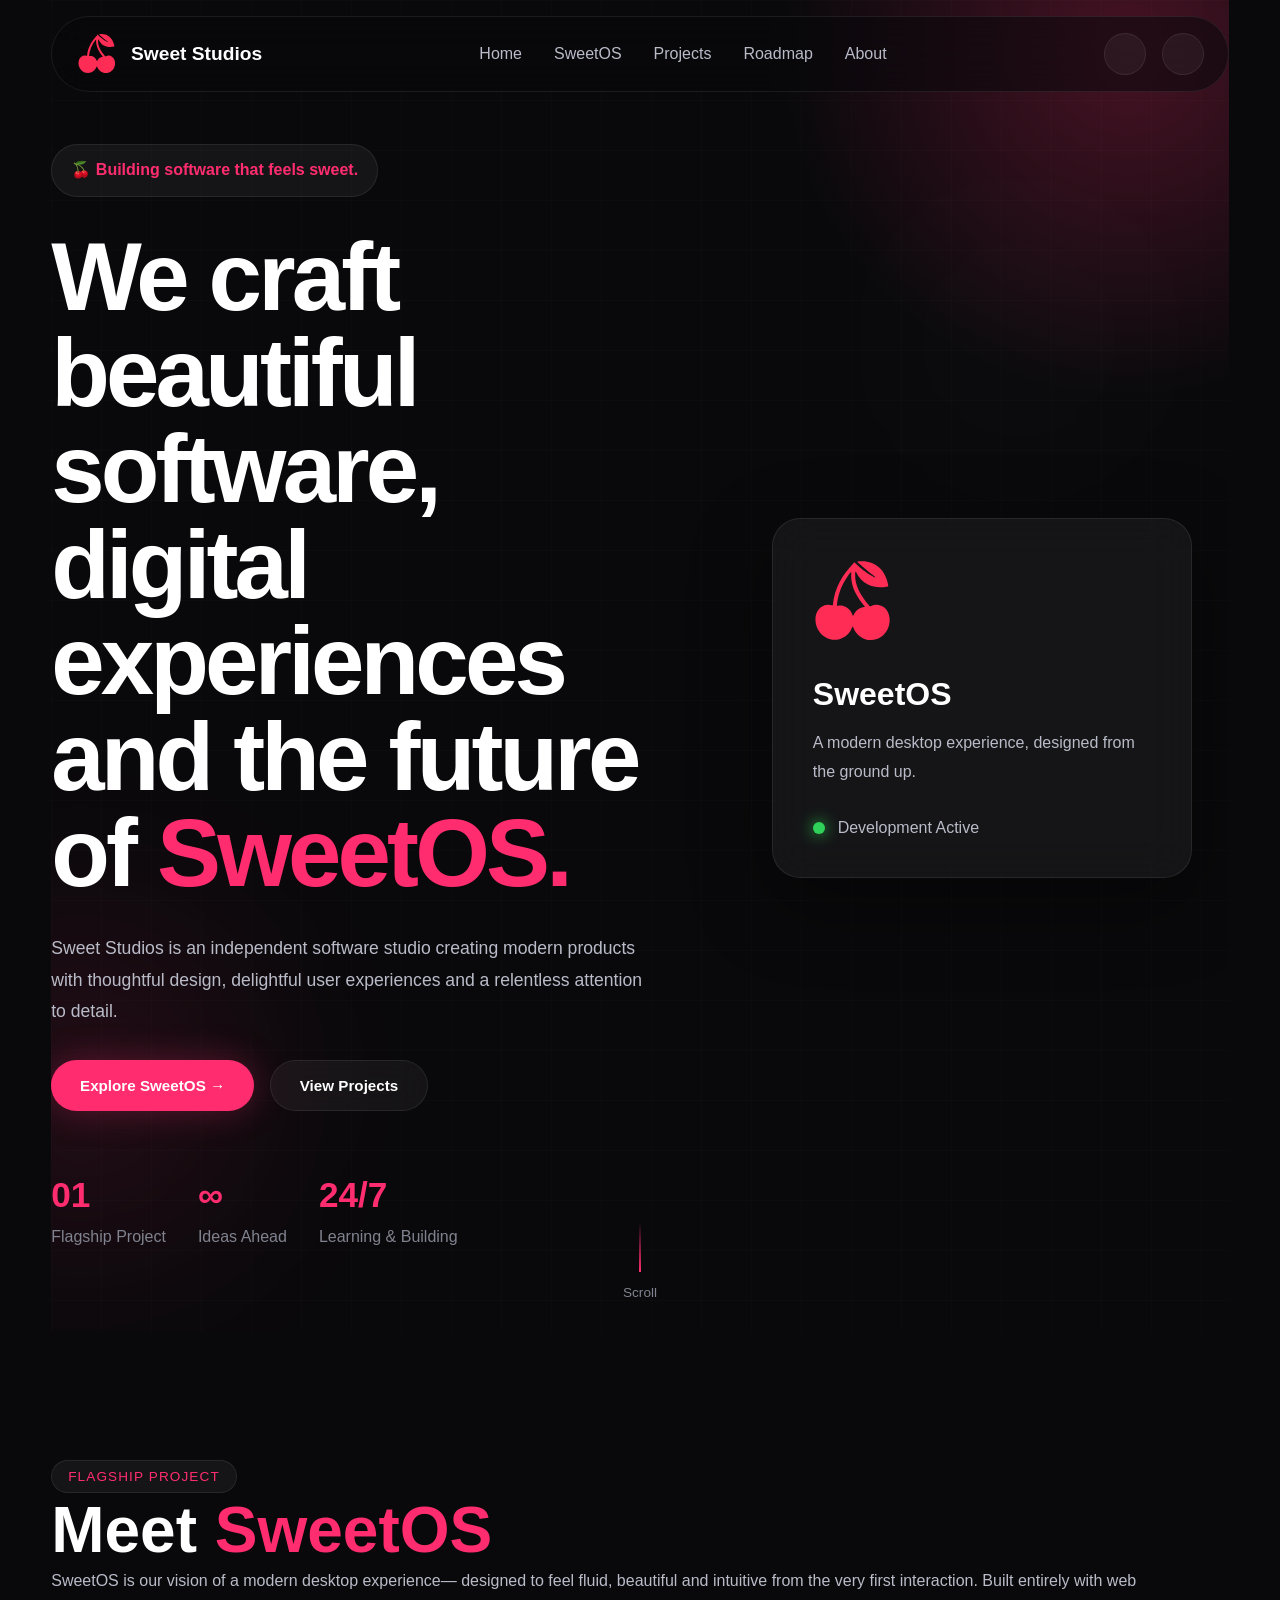
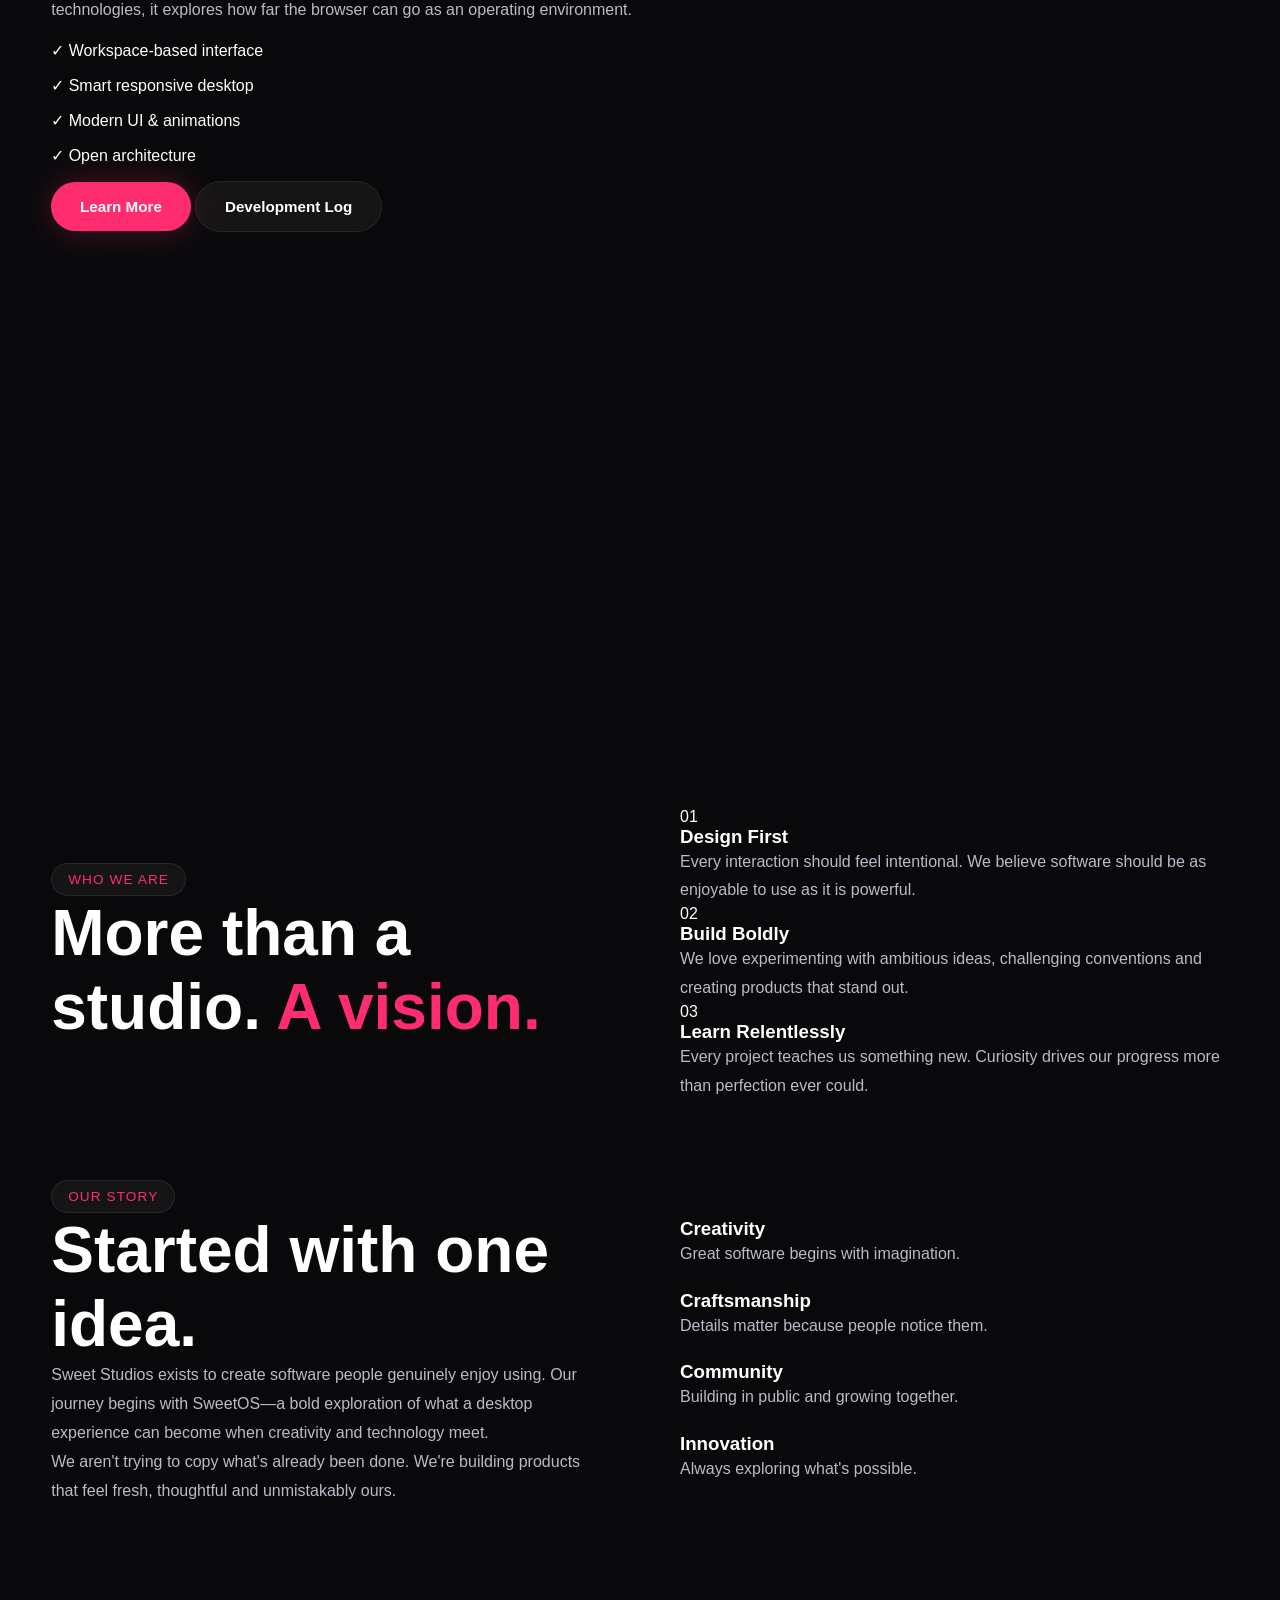
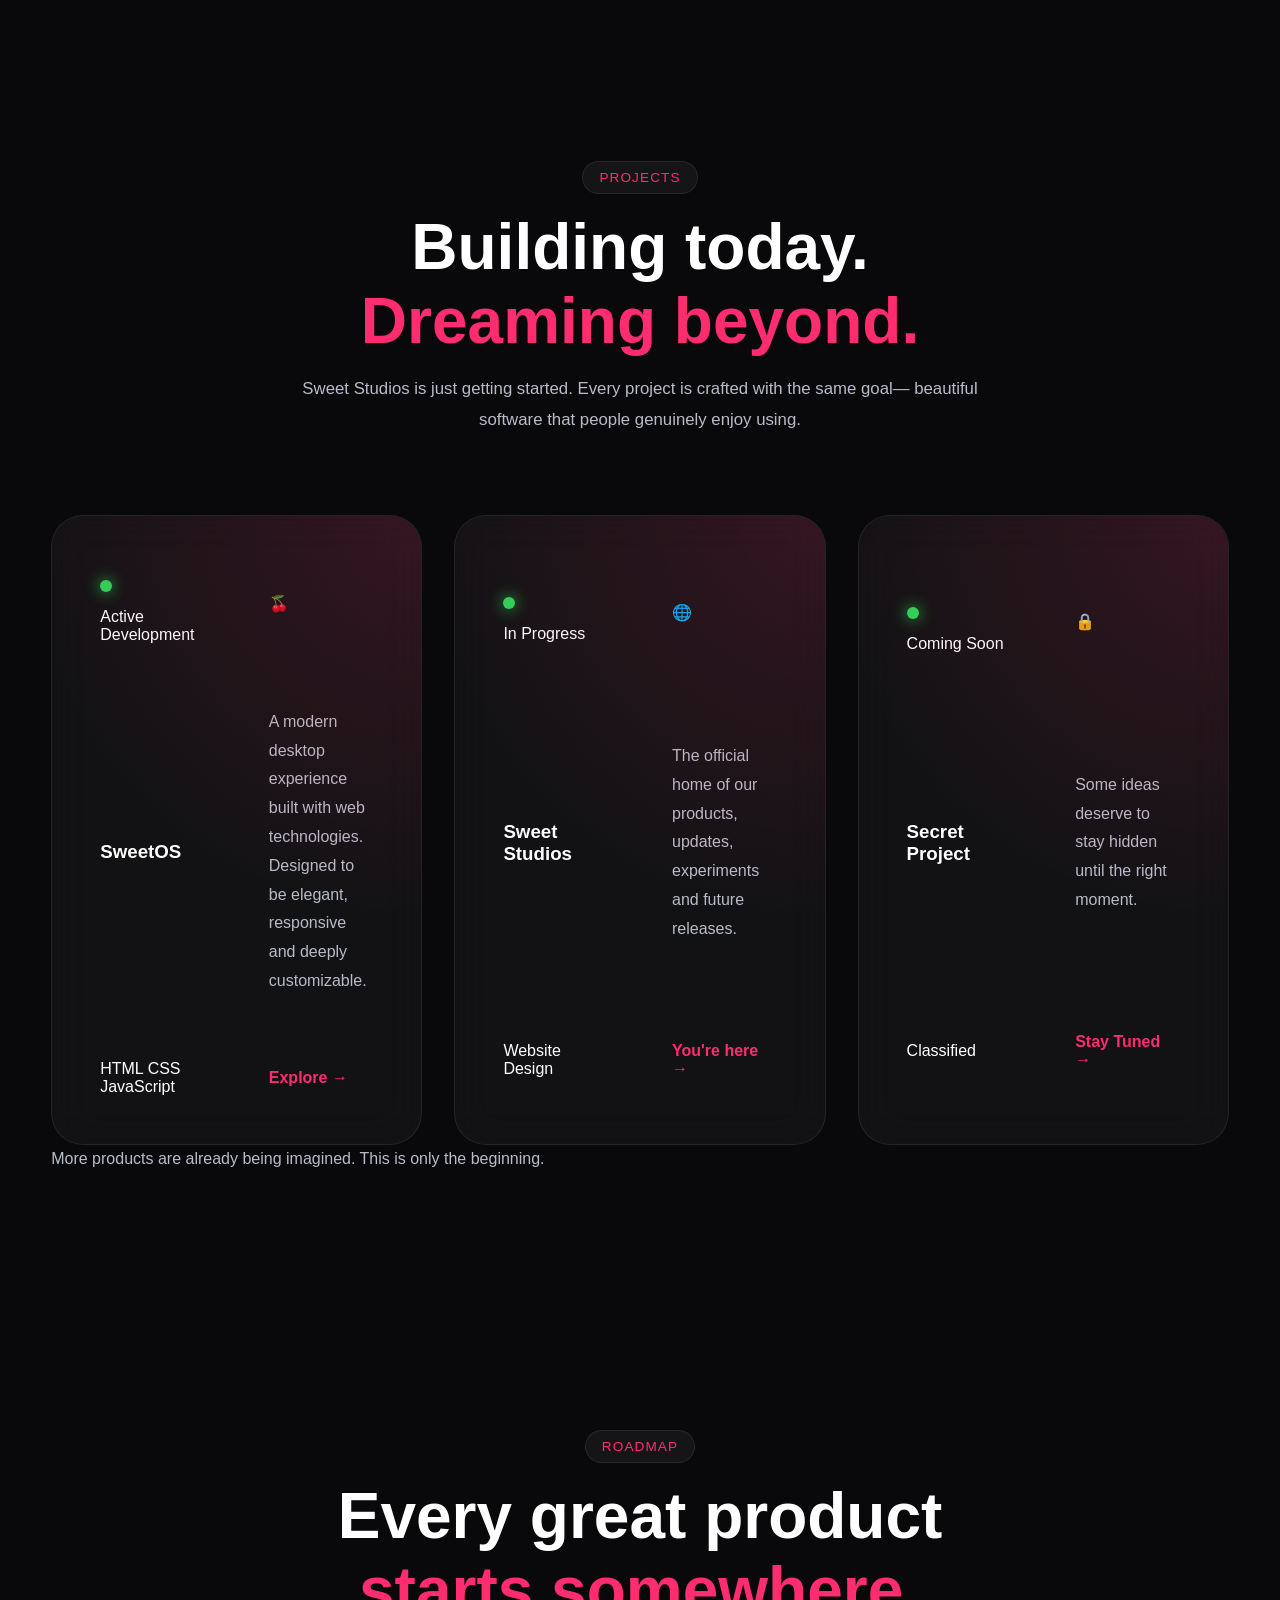
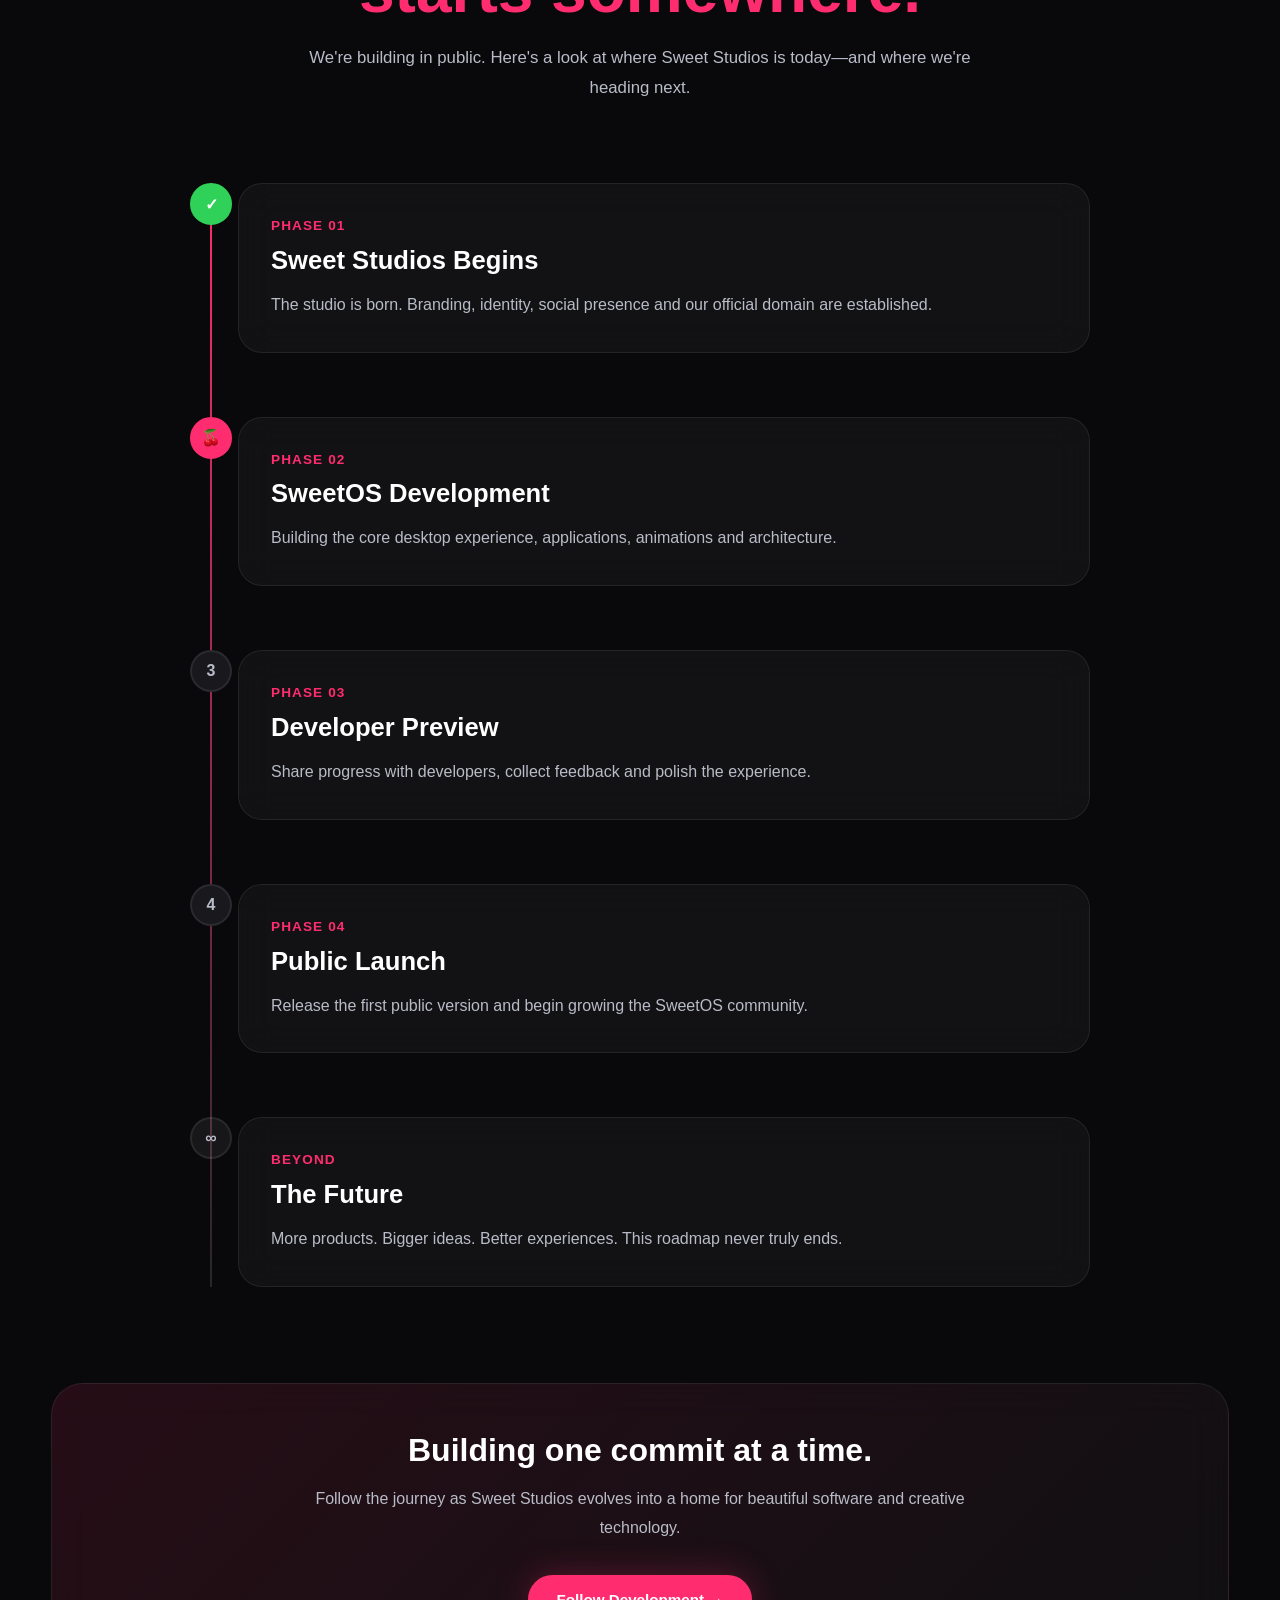
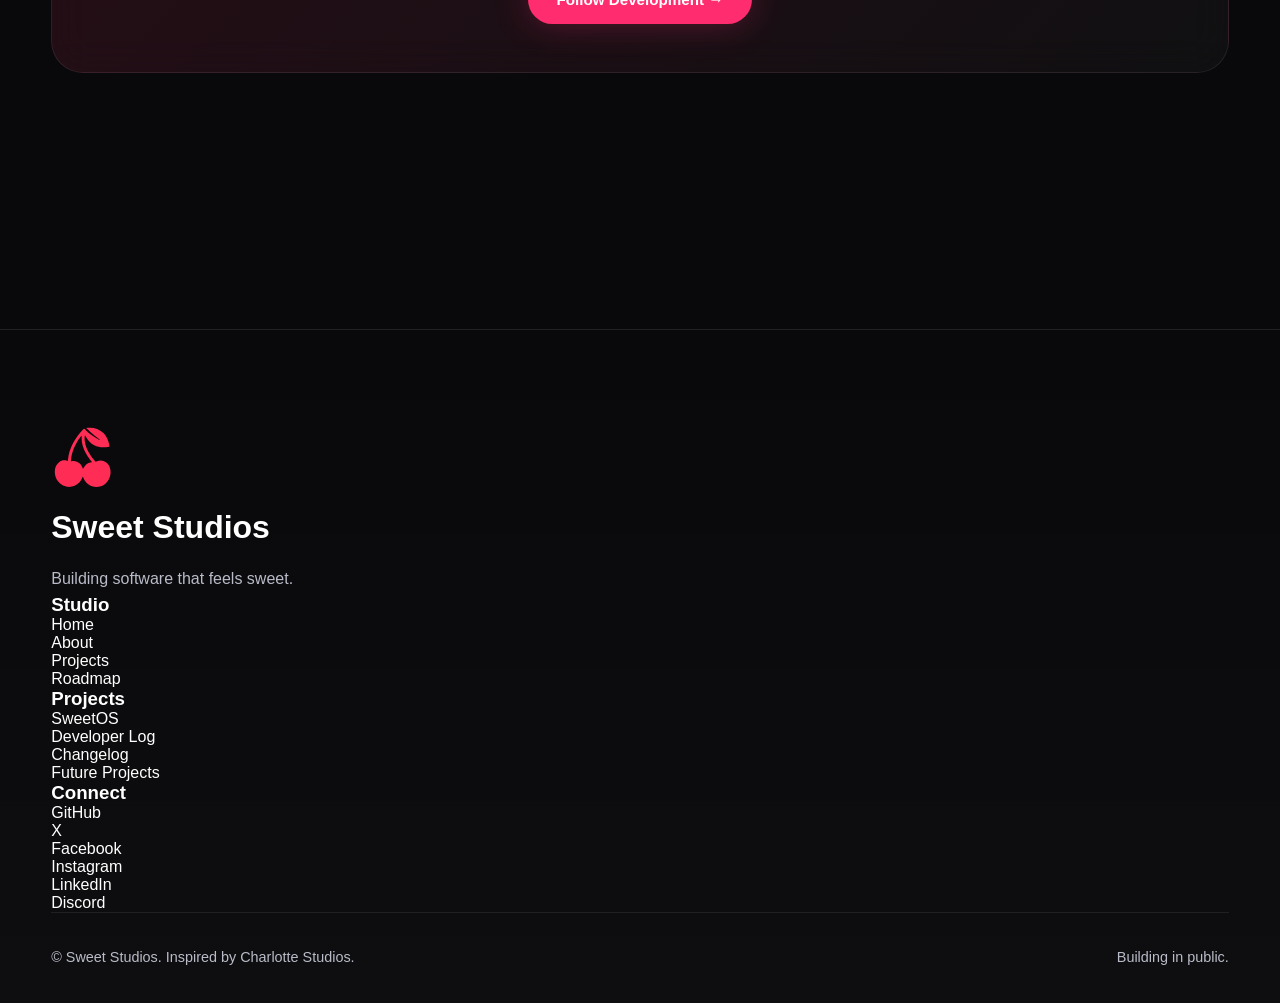
<file: index.html>
<!DOCTYPE html>
<html lang="en">

<head>
  <meta charset="UTF-8">
  <meta name="viewport" content="width=device-width, initial-scale=1.0">

  <!-- Primary SEO -->
  <title>Sweet Studios | Software &amp; Digital Experiences</title>
  <meta name="title" content="Sweet Studios | Software &amp; Digital Experiences">
  <meta name="description" content="Sweet Studios is an independent software studio creating modern products with thoughtful design, delightful user experiences, and the future of SweetOS.">
  <meta name="keywords" content="Sweet Studios, SweetOS, software studio, web development, digital experiences, mobile OS">
  <meta name="author" content="Sweet Studios">
  <meta name="robots" content="index, follow">

  <!-- Canonical URL -->
  <link rel="canonical" href="https://swiitstudios.com/">

  <!-- Primary Favicon for Google Search & legacy browsers -->
<link rel="icon" type="image/png" href="/favicon.png">
<link rel="alternate icon" type="image/x-icon" href="/favicon.ico">
<link rel="icon" type="image/png" sizes="32x32" href="/assets/favicon-32x32.png">
<link rel="icon" type="image/png" sizes="48x48" href="/assets/favicon-48x48.png">
<link rel="icon" type="image/svg+xml" href="/assets/favicon.svg">
<link rel="apple-touch-icon" sizes="180x180" href="/assets/apple-touch-icon.png">

  <!-- Open Graph / Facebook / WhatsApp -->
  <meta property="og:type" content="website">
  <meta property="og:url" content="https://swiitstudios.com/">
  <meta property="og:title" content="Sweet Studios builds beautiful software, creative experiences and SweetOS.">
  <meta property="og:description" content="Sweet Studios is an independent software studio creating modern products with thoughtful design, delightful user experiences, and the future of SweetOS.">
  <meta property="og:image" content="https://swiitstudios.com/assets/preview-image.jpg?v=2">
  <meta property="og:image:type" content="image/jpeg">
  <meta property="og:image:width" content="1200">
  <meta property="og:image:height" content="630">
  <meta property="og:site_name" content="Sweet Studios">

  <!-- Twitter / X Card -->
  <meta name="twitter:card" content="summary_large_image">
  <meta name="twitter:url" content="https://swiitstudios.com/">
  <meta name="twitter:title" content="Sweet Studios builds beautiful software, creative experiences and SweetOS.">
  <meta name="twitter:description" content="Sweet Studios is an independent software studio creating modern products with thoughtful design, delightful user experiences, and the future of SweetOS.">
  <meta name="twitter:image" content="https://swiitstudios.com/assets/preview-image.jpg">
  <meta name="twitter:site" content="@swiitstudios">

  <!-- Organization Schema - Tells Google + AI your real brand name -->
<script type="application/ld+json">
{
  "@context": "https://schema.org",
  "@type": "Organization",
  "name": "Sweet Studios",
  "alternateName": "Swiit Studios",
  "url": "https://swiitstudios.com",
  "logo": "https://swiitstudios.com/assets/favicon.svg",
  "sameAs": [
    "https://x.com/swiitstudios",
    "https://facebook.com/swiitstudios"
  ],
  "description": "Sweet Studios is an independent software studio creating modern products with thoughtful design, delightful user experiences, and the future of SweetOS."
}
</script>

  <link rel="stylesheet" href="assets/css/main.css">
</head>


<body>
   <!-- Loader Overlay -->
    <div id="loader-overlay" class="loader-overlay">
        <div class="loader-content">
            <!-- Cherry Icon Container -->
            <div class="cherry-pulse">
                <svg version="1.1" id="Layer_1" xmlns="http://www.w3.org/2000/svg" width="80" height="80"
                    viewBox="200 200 550 550">
                    <g fill="#FF2D55">
                        <path fill-rule="evenodd" clip-rule="evenodd" d="
          M647.531860,681.718750 
          C587.702698,701.925659 530.887329,667.649536 511.697693,614.627380 
          C510.999786,612.699097 510.941132,610.254883 508.359467,609.430908 
          C505.854248,610.314941 505.794220,612.771729 505.040985,614.676147 
          C493.593445,643.619568 473.995697,665.018738 445.465332,677.565002 
          C401.387909,696.948120 349.111298,682.767517 319.976013,644.398743 
          C303.941895,623.283020 294.662598,599.555115 294.166260,573.265869 
          C293.602112,543.384033 302.396698,516.554077 327.069794,497.358185 
          C345.096161,483.333435 365.464539,479.878296 387.467285,486.085785 
          C394.243256,487.997467 394.217743,487.937134 394.837738,480.764618 
          C398.764862,435.334717 412.491028,392.865662 433.348419,352.494965 
          C454.429230,311.691803 482.770752,276.308929 514.123047,243.102737 
          C517.301636,239.736191 519.247864,239.729340 522.430725,243.131760 
          C551.375732,274.073273 585.149353,298.756226 622.003845,319.398804 
          C624.910339,321.026794 627.692505,322.882172 630.633423,324.441559 
          C632.610474,325.489868 634.577637,326.966217 637.321533,326.128296 
          C637.478088,322.799042 634.791382,321.568268 632.828552,320.095703 
          C609.219849,302.385040 586.440308,283.667969 564.510986,263.921936 
          C555.721497,256.007538 547.094238,247.912201 538.442566,239.846191 
          C537.274170,238.756897 535.708130,237.841644 535.576599,235.264908 
          C540.890625,233.099365 546.771362,233.324203 552.384583,233.017258 
          C596.153748,230.623795 634.612732,243.503433 666.346558,274.213531 
          C683.944763,291.243988 695.035278,312.470734 703.103455,335.357178 
          C707.481812,347.777130 710.755432,360.486450 712.802368,373.516449 
          C713.252747,376.383301 712.712463,377.831726 709.679138,378.462097 
          C670.514771,386.600830 632.191162,385.781952 595.632446,367.467346 
          C565.038269,352.140747 544.083862,327.509857 528.972656,297.384705 
          C528.153687,295.752075 527.269775,294.150543 526.362732,292.565063 
          C526.229980,292.333130 525.798157,292.272400 524.997253,291.890411 
          C522.485718,296.779633 522.663025,302.155853 522.410889,307.281952 
          C520.819458,339.630798 528.979980,369.924133 542.229370,399.098816 
          C557.763306,433.304016 580.210205,462.785187 604.709229,490.897827 
          C607.377380,493.959564 609.493408,493.203430 612.437317,491.730316 
          C639.188171,478.343994 664.638428,480.728027 688.359436,498.821686 
          C703.071838,510.043823 711.805176,525.369080 716.791565,543.007874 
          C730.499756,591.498901 710.283325,645.059021 668.075378,671.737549 
          C661.729614,675.748535 654.966492,678.998596 647.531860,681.718750 
          M512.892090,544.377625 
          C525.679321,516.368164 547.125488,500.079315 578.020264,497.159149 
          C577.768250,493.605042 575.612244,492.032806 574.087646,490.168671 
          C558.458557,471.058655 544.000671,451.178162 532.081238,429.470001 
          C509.928925,389.125336 496.594269,346.678558 499.960602,300.034332 
          C500.071991,298.490692 500.683594,296.730835 499.180298,295.394745 
          C485.136505,305.712341 447.979034,368.880615 435.846222,402.642609 
          C425.696808,430.885284 418.724365,459.739075 417.334137,490.270355 
          C419.764832,489.956665 421.410126,489.852722 423.008453,489.521881 
          C446.951416,484.566193 467.358948,491.599487 485.011047,507.844879 
          C495.804810,517.778442 502.928131,530.041077 507.565582,543.859924 
          C508.014221,545.196777 508.116547,547.044128 509.898773,547.423523 
          C511.631226,547.792358 512.021851,546.204529 512.892090,544.377625 
          z" />
                    </g>
                </svg>
            </div>

            <!-- Title & Progress Bar -->
            <h2 class="loader-title">SWEET STUDIOS</h2>
            <div class="progress-bar-container">
                <div id="progress-bar" class="progress-bar"></div>
            </div>
        </div>
    </div>


    <div id="navbar"></div>

    <main>

        <div id="hero"></div>

        <div id="featured-project"></div>

        <div id="about"></div>

        <div id="projects"></div>

        <div id="roadmap"></div>

    </main>

    <div id="footer"></div>

    <script src="assets/js/loader.js"></script>
<script src="assets/js/navigation.js"></script>
<script src="assets/js/main.js"></script>

</body>

</html>
</file>
<file: assets/css/main.css>
@import url("reset.css");
@import url("variables.css");
@import url("buttons.css");
@import url("animations.css");

@import url("navbar.css");
@import url("hero.css");
@import url("featured-project.css");
@import url("about.css");
@import url("projects.css");
@import url("roadmap.css");
@import url("footer.css");

/* ===========================
   GLOBAL STYLES
=========================== */

html{

    scroll-behavior:smooth;

}

body{

    margin:0;

    background:var(--background);

    color:var(--text-primary);

    font-family:var(--font-family);

    overflow-x:hidden;

}
/* Full-screen Loader Overlay */
.loader-overlay {
  position: fixed;
  top: 0;
  left: 0;
  width: 100vw;
  height: 100vh;
  background-color: #0d0d0d;
  display: flex;
  justify-content: center;
  align-items: center;
  z-index: 9999;
  transition: opacity 0.6s ease, visibility 0.6s ease;
}

/* Loader Content Container */
.loader-content {
  display: flex;
  flex-direction: column;
  align-items: center;
  text-align: center;
}

/* Pulsing Cherry Animation */
.cherry-pulse {
  animation: cherryBounce 1.4s infinite ease-in-out alternate;
}

@keyframes cherryBounce {
  0% {
    transform: scale(0.92);
    filter: drop-shadow(0 0 5px rgba(255, 45, 85, 0.4));
  }
  100% {
    transform: scale(1.08);
    filter: drop-shadow(0 0 25px rgba(255, 45, 85, 0.9));
  }
}

/* Text Styling */
.loader-title {
  color: #ffffff;
  font-family: system-ui, -apple-system, sans-serif;
  font-size: 1.1rem;
  letter-spacing: 0.25em;
  margin: 1.5rem 0 1rem 0;
  text-transform: uppercase;
  opacity: 0.9;
}

/* Progress Bar Outer Track */
.progress-bar-container {
  width: 160px;
  height: 4px;
  background: rgba(255, 255, 255, 0.1);
  border-radius: 4px;
  overflow: hidden;
}

/* Progress Bar Fill */
.progress-bar {
  width: 0%;
  height: 100%;
  background: linear-gradient(90deg, #FF2D55, #ff6b8b);
  border-radius: 4px;
  transition: width 0.2s ease-out;
}

/* Class to hide the loader smoothly */
.loader-overlay.hidden {
  opacity: 0;
  visibility: hidden;
}

main{

    width:100%;

}

section{

    width:100%;

    position:relative;

}

img{

    display:block;

    max-width:100%;

}

a{

    text-decoration:none;

    color:inherit;

}

.container{

    width:min(1200px,92%);

    margin:auto;

}

/* ===========================
   SECTION TAG
=========================== */

.section-tag{

    display:inline-flex;

    align-items:center;

    gap:.6rem;

    padding:.5rem 1rem;

    border-radius:999px;

    background:rgba(255,255,255,.05);

    border:1px solid rgba(255,255,255,.08);

    color:var(--accent);

    font-size:.85rem;

    letter-spacing:.08em;

    text-transform:uppercase;

}

/* ===========================
   HEADINGS
=========================== */

h1{

    font-size:clamp(3rem,8vw,6rem);

    line-height:1;

    margin:0;

}

h2{

    font-size:clamp(2rem,5vw,4rem);

    margin:0;

}

h3{

    margin:0;

}

p{

    line-height:1.8;

    color:var(--text-secondary);

}

/* ===========================
   TEXT HIGHLIGHT
=========================== */

span{

    color:inherit;

}

.hero-title span,
h2 span{

    color:var(--accent);

}

/* ===========================
   CUSTOM SCROLLBAR
=========================== */

::-webkit-scrollbar{

    width:10px;

}

::-webkit-scrollbar-track{

    background:#090909;

}

::-webkit-scrollbar-thumb{

    background:var(--accent);

    border-radius:999px;

}

::-webkit-scrollbar-thumb:hover{

    background:var(--accent-light);

}
</file>
